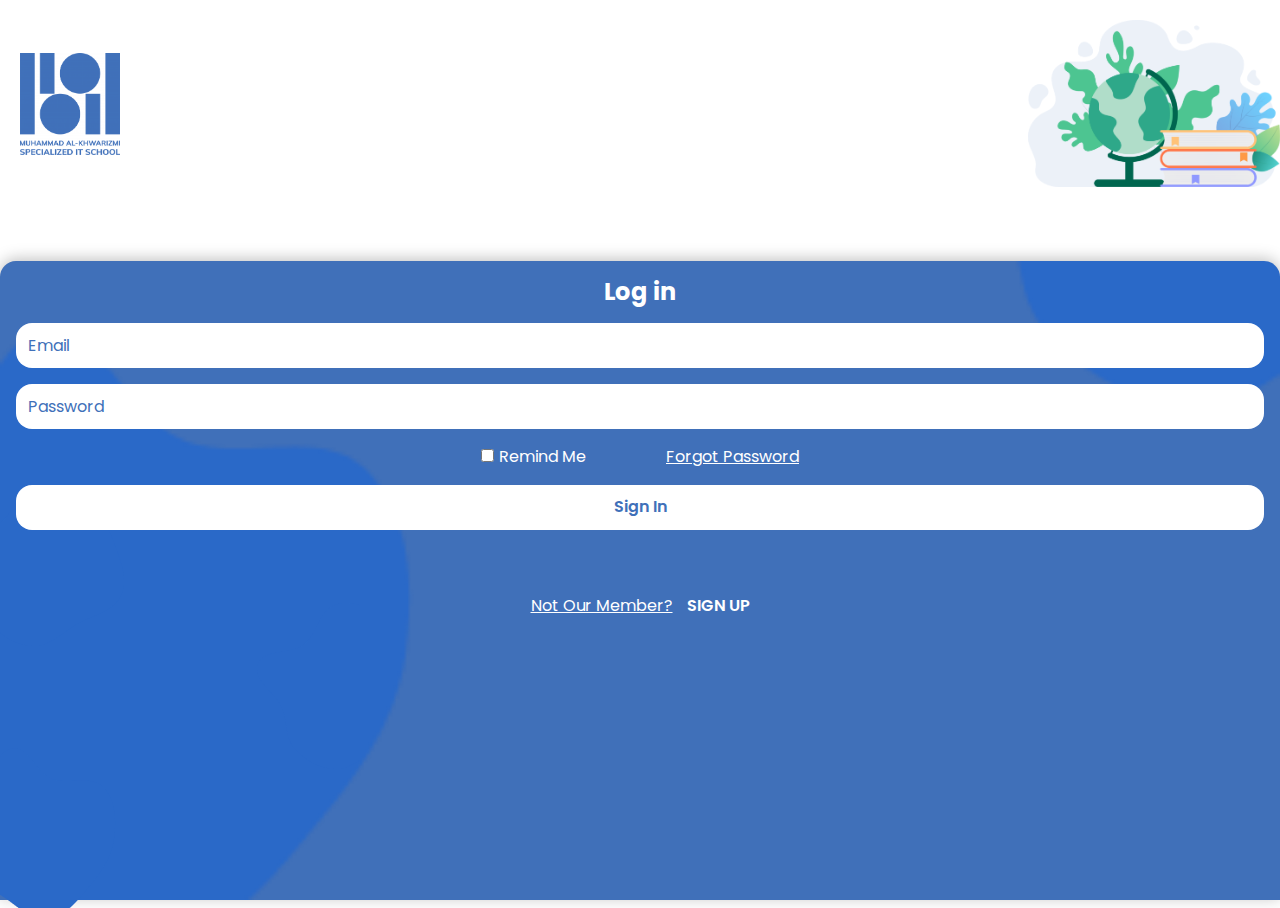
<file: index.html>
<!doctype html>
<html lang="en">
  <head>
	<title>Title</title>
	<!-- Required meta tags -->
	<meta charset="utf-8">
	<meta name="viewport" content="width=device-width, initial-scale=1, shrink-to-fit=no">
	<link rel="stylesheet" href="css/style.css">
	<!-- Bootstrap CSS -->
	<link rel="stylesheet" href="https://stackpath.bootstrapcdn.com/bootstrap/4.3.1/css/bootstrap.min.css" integrity="sha384-ggOyR0iXCbMQv3Xipma34MD+dH/1fQ784/j6cY/iJTQUOhcWr7x9JvoRxT2MZw1T" crossorigin="anonymous">
  </head>
  <body>
	  <!-- efwfwef -->
	  <!-- dfasdasds -->
	<main>
		<div class="intro" id="#introLoader">
			<img src="img/logo.svg" alt="">
		</div>

		<section class="login" id="login">
			<div class="login__bg">
				<img src="img/bg_total.png" alt="">
			</div>
				<div class="header__img">
					<img src="img/logo.png" alt="" class="header__img1">
					<img src="img/ill.png" alt="" class="header__img2">	
				</div>
				<div class="login__panel">
					<h3 class="login__title">
						Log in
					</h3>
					
					<form action="" class="login__form">
						<input type="email" class="form-control login__email" id="exampleInputEmail1" aria-describedby="emailHelp" placeholder="Email">
						<input type="password" class="form-control login__password" id="exampleInputPassword1" placeholder="Password">
						<div class="login__forcheck">
							<span class="login__check"><input type="checkbox" style="margin-right: 5px;">Remind Me</span>
							<a href="#" class="login__forgot">Forgot Password</a>
						</div>
						<a href="pages/home.html" type="submit" class="login__submit">Sign In</a>
						<span class="login__formember">
							<a href="#" class="login__member">Not Our Member?</a>
							<span>SIGN UP</span>
						</span>
					</form>
				</div>
				
		</section>
	</main>
	<!-- Optional JavaScript -->
	<!-- jQuery first, then Popper.js, then Bootstrap JS -->
	<script src="https://code.jquery.com/jquery-3.3.1.slim.min.js" integrity="sha384-q8i/X+965DzO0rT7abK41JStQIAqVgRVzpbzo5smXKp4YfRvH+8abtTE1Pi6jizo" crossorigin="anonymous"></script>
	<script src="https://cdnjs.cloudflare.com/ajax/libs/popper.js/1.14.7/umd/popper.min.js" integrity="sha384-UO2eT0CpHqdSJQ6hJty5KVphtPhzWj9WO1clHTMGa3JDZwrnQq4sF86dIHNDz0W1" crossorigin="anonymous"></script>
	<script src="https://stackpath.bootstrapcdn.com/bootstrap/4.3.1/js/bootstrap.min.js" integrity="sha384-JjSmVgyd0p3pXB1rRibZUAYoIIy6OrQ6VrjIEaFf/nJGzIxFDsf4x0xIM+B07jRM" crossorigin="anonymous"></script>
	<script src="js/script.js"></script>
  </body>
</html>
</file>
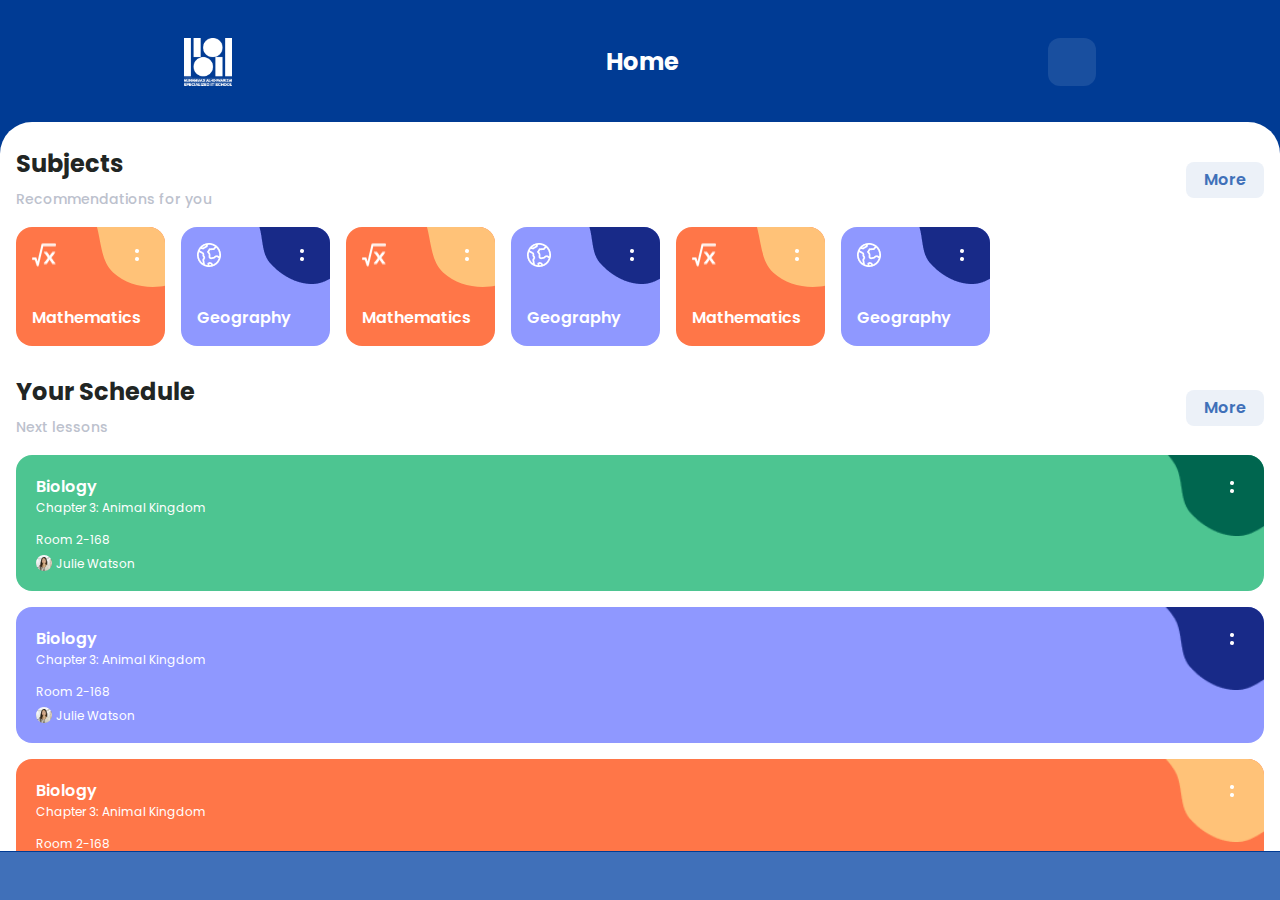
<file: pages/home.html>
<!doctype html>
<html lang="en">
  <head>
    <title>Title</title>
    <!-- Required meta tags -->
    <meta charset="utf-8">
    <meta name="viewport" content="width=device-width, initial-scale=1, shrink-to-fit=no">
    <link rel="stylesheet" href="../css/style.css">
    <!-- Bootstrap CSS -->
    <link rel="stylesheet" href="https://stackpath.bootstrapcdn.com/bootstrap/4.3.1/css/bootstrap.min.css" integrity="sha384-ggOyR0iXCbMQv3Xipma34MD+dH/1fQ784/j6cY/iJTQUOhcWr7x9JvoRxT2MZw1T" crossorigin="anonymous">
    <link rel="stylesheet" href="https://use.fontawesome.com/releases/v5.15.3/css/all.css" integrity="sha384-SZXxX4whJ79/gErwcOYf+zWLeJdY/qpuqC4cAa9rOGUstPomtqpuNWT9wdPEn2fk" crossorigin="anonymous">
  </head>
  <body>
      <main>
          <div class="main__header">
              <div class="header__menu">
                <a href="../index.html"><img src="../img/logo_white_png.png" alt="" class="header__logo"></a>
                <span class="d-flex align-items-center">
                    <i class="fas fa-home"></i>
                    <span class="page__title">Home</span>
                </span>
                <div class="home__comment">
                    <a href="#"><i class="far fa-comments"></i></a>
                </div>
            </div>
          </div>

          <div class="content__panel">
                <div class="content__subjects">
                    <div class="content__sujects__title">
                        <h3 class="subjects__title">
                            Subjects
                        </h3>
                        <small class="subjects__subtitle">
                            Recommendations for you
                        </small>
                    </div>

                    
                    <a href="#" class="thm-btn">
                        More
                    </a>
                </div>
                <div class="subjects__items">
                    <div class="item">
                        <img src="../img/item_img.svg" alt="" class="item_img">
                        <div class="d-flex justify-content-between item-top">
                            <img src="../img/math.png" alt="">
                            <img src="../img/item__dots.png" alt="">
                        </div>
                        <div class="item-bottom">
                            Mathematics
                        </div>
                    </div>
                    <div class="item" style="background-color: #8F98FF;">
                        <img src="../img/item_img2.png" alt="" class="item_img" style="color: #182A88;">
                        <div class="d-flex justify-content-between item-top">
                            <img src="../img/earth.png" alt="">
                            <img src="../img/item__dots.png" alt="">
                        </div>
                        <div class="item-bottom">
                            Geography
                        </div>
                    </div>
                    <div class="item">
                        <img src="../img/item_img.svg" alt="" class="item_img">
                        <div class="d-flex justify-content-between item-top">
                            <img src="../img/math.png" alt="">
                            <img src="../img/item__dots.png" alt="">
                        </div>
                        <div class="item-bottom">
                            Mathematics
                        </div>
                    </div>
                    <div class="item" style="background-color: #8F98FF;">
                        <img src="../img/item_img2.png" alt="" class="item_img" style="color: #182A88;">
                        <div class="d-flex justify-content-between item-top">
                            <img src="../img/earth.png" alt="">
                            <img src="../img/item__dots.png" alt="">
                        </div>
                        <div class="item-bottom">
                            Geography
                        </div>
                    </div>
                    <div class="item">
                        <img src="../img/item_img.svg" alt="" class="item_img">
                        <div class="d-flex justify-content-between item-top">
                            <img src="../img/math.png" alt="">
                            <img src="../img/item__dots.png" alt="">
                        </div>
                        <div class="item-bottom">
                            Mathematics
                        </div>
                    </div>
                    <div class="item" style="background-color: #8F98FF;">
                        <img src="../img/item_img2.png" alt="" class="item_img" style="color: #182A88;">
                        <div class="d-flex justify-content-between item-top">
                            <img src="../img/earth.png" alt="">
                            <img src="../img/item__dots.png" alt="">
                        </div>
                        <div class="item-bottom">
                            Geography
                        </div>
                    </div>
                </div>
                <div class="content__subjects">
                    <div class="content__sujects__title">
                        <h3 class="subjects__title">
                            Your Schedule
                        </h3>
                        <small class="subjects__subtitle">
                            Next lessons
                        </small>
                    </div>

                    
                    <a href="#" class="thm-btn">
                        More
                    </a>
                </div>

                <div class="schedule__items">
                    <div class="item-schedule">
                    <img src="../img/item_img3.png" alt="" class="schedule__bg">
                    
                        <div class="item-schedule__title">
                            <div class="item-schedule__top">
                            <span>Biology</span>
                            <img src="../img/item__dots.png" alt="">
                            </div>    
                            <p class="item-schedule__subtitle">Chapter 3: Animal Kingdom</p>
                            
                            
                            <div class="item-schedule__bottom">
                                <i class="fas fa-map-marker-alt"></i>
                                <span>
                                    Room 2-168
                                </span>
                            </div>
                            <div class="item-schedule__profile">
                                <img src="../img/teacher.png" alt="">
                                <span>
                                    Julie Watson
                                </span>
                            </div>
                            

                        </div>
                    </div>
                    <div class="item-schedule" style="background-color: #8F98FF;">
                        <img src="../img/item_img4.png" alt="" class="schedule__bg">
                        
                            <div class="item-schedule__title">
                                <div class="item-schedule__top">
                                <span>Biology</span>
                                <img src="../img/item__dots.png" alt="">
                                </div>    
                                <p class="item-schedule__subtitle">Chapter 3: Animal Kingdom</p>
                                
                                
                                <div class="item-schedule__bottom">
                                    <i class="fas fa-map-marker-alt"></i>
                                    <span>
                                        Room 2-168
                                    </span>
                                </div>
                                <div class="item-schedule__profile">
                                    <img src="../img/teacher.png" alt="">
                                    <span>
                                        Julie Watson
                                    </span>
                                </div>
                                
    
                            </div>
                    </div>
                    <div class="item-schedule" style="background-color: #FF7648;">
                            <img src="../img/item_img5.png" alt="" class="schedule__bg">
                            
                                <div class="item-schedule__title">
                                    <div class="item-schedule__top">
                                    <span>Biology</span>
                                    <img src="../img/item__dots.png" alt="">
                                    </div>    
                                    <p class="item-schedule__subtitle">Chapter 3: Animal Kingdom</p>
                                    
                                    
                                    <div class="item-schedule__bottom">
                                        <i class="fas fa-map-marker-alt"></i>
                                        <span>
                                            Room 2-168
                                        </span>
                                    </div>
                                    <div class="item-schedule__profile">
                                        <img src="../img/teacher.png" alt="">
                                        <span>
                                            Julie Watson
                                        </span>
                                    </div>
                                    
        
                                </div>
                    </div>
                </div>
                
            </div>
            <div class="content__menu">
                    
            </div>
      </main>
    <!-- Optional JavaScript -->
    <!-- jQuery first, then Popper.js, then Bootstrap JS -->
    <script src="https://code.jquery.com/jquery-3.3.1.slim.min.js" integrity="sha384-q8i/X+965DzO0rT7abK41JStQIAqVgRVzpbzo5smXKp4YfRvH+8abtTE1Pi6jizo" crossorigin="anonymous"></script>
    <script src="https://cdnjs.cloudflare.com/ajax/libs/popper.js/1.14.7/umd/popper.min.js" integrity="sha384-UO2eT0CpHqdSJQ6hJty5KVphtPhzWj9WO1clHTMGa3JDZwrnQq4sF86dIHNDz0W1" crossorigin="anonymous"></script>
    <script src="https://stackpath.bootstrapcdn.com/bootstrap/4.3.1/js/bootstrap.min.js" integrity="sha384-JjSmVgyd0p3pXB1rRibZUAYoIIy6OrQ6VrjIEaFf/nJGzIxFDsf4x0xIM+B07jRM" crossorigin="anonymous"></script>
    <script src="../js/script.js"></script>
  </body>
</html>
</file>
<file: css/style.css>
@import url('https://fonts.googleapis.com/css2?family=Poppins:ital,wght@0,100;0,200;0,300;0,400;0,500;0,600;0,700;0,800;0,900;1,100;1,200;1,300;1,400;1,500;1,600;1,700;1,800;1,900&display=swap');
:root{
	--main: #4070B9;
	--second: #003B94;
	--third: #194F9F;
	--btnco: #ECF1F8;
}

*{
	padding: 0;
	margin: 0;
	box-sizing: border-box;
	font-family: 'Poppins', sans-serif;
}

h3{
	font-size: 24px!important;
}

.thm-btn{
	background: var(--btnco);
	border-radius: 8px;
	padding: 6px 18px;
	font-weight: 600;
	font-size: 16px;
	max-height: 36px;
	/* identical to box height */


	/* main-color */

	color: #4070B9;
}
.intro{
	background-color: var(--main);
	height: 100vh;
	width: 100%;
	display: flex;
	justify-content: center;
	align-items: center;
	position: absolute;
	z-index: 11;
}

.loaded{
	opacity: 0;
	transition: .3s;
}

.header__img{
	display: flex;
}
.header__img2{
	position: absolute;
	top: 20px;
	right: 0;
	max-width: 252px;
	height: auto;
	
}

.header__img1{
	position: absolute;
	top: 53px;
	left: 20px;
	
	max-width: 100px;
	height: auto;
}
.login__panel{
	height: 71vh;
	width: 100%;
	padding: 0px 16px;
	position: absolute;
	bottom: 0;
	background-color: var(--main);
	box-shadow: 0px -2px 15px rgba(0, 0, 0, 0.25);
	border-radius: 16px 16px 0px 0px;
	background-image: url('../img/bg_total.png');
	background-repeat: no-repeat;
	background-size: 100%;
	background-position: bottom center;
}


.login__title{
	font-family: 'Poppins';
	font-style: normal;
	font-weight: bold;
	font-size: 24px;
	/* identical to box height */
	margin-top: 17px;
	text-align: center;
	color: #FFFFFF;
	margin-bottom: 16px;
}
.login__form{
	display: flex;
	align-items: center;
	flex-direction: column;
	z-index: 3;
}
.login__email{
	width: 100%!important;
	height: 45px!important;
	background: #FFFFFF!important;
	border-radius: 16px!important;
	border: none!important;
	color: #4070B9!important;
	margin-bottom: 16px;
	z-index: 7;
}

::placeholder { /* Chrome, Firefox, Opera, Safari 10.1+ */
	color: var(--main)!important;
	opacity: 1!important; /* Firefox */
	font-weight: 400;
	font-family: 'Poppins', sans-serif;
  }
.login__password{
	width: 100%!important;
	height: 45px!important;
	background: #FFFFFF!important;
	border-radius: 16px!important;
	border: none!important;
	color: #4070B9;
	margin-bottom: 16px;
	z-index: 7;
}
.login__forcheck{
	display: flex!important;
	column-gap: 80px;
	margin-bottom: 16px;
	z-index: 7;
}
span.login__check{
	color: #FFFFFF;
}

.login__forgot{
	text-decoration: underline;
	color: #FFFFFF;
}

.login__submit{
	background: #FFFFFF;
	border-radius: 16px;
	color: var(--main);
	width: 100%!important;
	height: 45px;
	font-weight: 600;
	font-size: 16px;
	display: flex;
	justify-content: center;
	align-items: center;
	z-index: 7;
}

.login__formember{
	color: #FFFFFF;
	margin-top: 64px;
	z-index: 7;
}

.login__member{
	color: #FFFFFF;
	text-decoration: underline;
	margin-right: 10px;
}
.login__formember > span{
	font-weight: 600;
}

.loging{
	/* z-index: ; */
	width: 100%;
	height: 100%;

}

.login__bg{
	position: absolute;
	bottom: -8px;
	z-index: 1;
	display: flex;
	align-items: flex-end;
}		


.main__header{
	background-color: var(--second);
	
	height: 100vh;
	


}
.header__menu{
	display: flex;
	justify-content: space-around;
	align-items: center;
	padding: 38px 0px;
	/* position: fixed; */
	width: 100%;
}

.main__header > .header__menu > a > img{
	max-width: 48px;
	height: 48px;

}

.home__comment{
	width: 48px;
	height: 48px;
	border-radius: 12px;
	display: flex;
	justify-content: center;
	align-items: center;
	background-color: var(--third);
}

.fa-comments{
	font-size: 24px;
	color: #FFFFFF;

}


.page__title{
	font-size: 24px;
	color: #fff;
	font-weight: 700;
	margin-left: 5px;
}

.fa-home{
	color: #FFFFFF;
	font-size: 24px;
}
/* ggthrthrthtrh */
.content__panel{
	height: 81vh;
	width: 100%;
	background-color: #ffffff;
	/* box-shadow: 0px -2px 15px rgba(0, 0, 0, 0.25); */
	border-radius: 32px 32px 0px 0px;
	position: absolute;
	top: 122px;
	overflow-y: scroll;
	padding: 28px 16px 48px 16px;
}

.content__menu{
	height: 48px;
	width: 100%;
	position: fixed;
	bottom: 0;
	z-index: 10;
	background-color: var(--main);
}
.content__subjects{
	display: flex;
	justify-content: space-between;
	align-items: center;
}
.subjects__title{
	font-weight: bold;
	font-size: 24px;
	color: #212523;
}
.subjects__subtitle{
	font-weight: 500;
	font-size: 14px;
	/* identical to box height */


	color: #BCC1CD;
}
.subjects__items{
	display: flex;
	flex-wrap: wrap;
	gap: 16px;
	margin-top: 16px;
	margin-bottom: 32px;
}
.item{
	width: 149px;
	height: 119px;
	background: #FF7648;
	border-radius: 16px;
	position: relative;
	overflow: hidden;
	padding: 16px;
	display: flex;
	justify-content: space-between;
	flex-direction: column;
}

.item_img{
	position: absolute;
	top: 0;
	right: 0;
}
.item-top > img{
	z-index: 1;
}

.item-bottom{
	font-weight: 600;
	font-size: 16px;
	/* identical to box height */


	color: #FFFFFF;

}
.schedule__items{
	display: flex;
	flex-direction: column;
	row-gap: 16px;
	margin-top: 16px;
}

.item-schedule{
	width: 100%;
	height: 136px;
	background: #4DC591;
	border-radius: 16px;
	overflow: hidden;
	position: relative;
	padding: 20px;
	color: #ffffff;
}

.schedule__bg{
	width: 115px;
	height: auto;
	position: absolute;
	top: 0;
	right: 0;
	z-index: 1;
}
.item-schedule__top{
	display: flex;
	justify-content: space-between;
	z-index: 2;
}
.item-schedule__top > img{
	z-index: 2;
	width: 24px;
	height: 24px;
}
.item-schedule__top  > span{
	font-weight: 600;
}
.item-schedule__subtitle{
	font-size: 12px;
	margin-bottom: 10px!important;
	
}

.item-schedule__bottom > span{
	font-size: 12px;
}
.item-schedule__profile > span{
	font-size: 12px;
}
</file>
